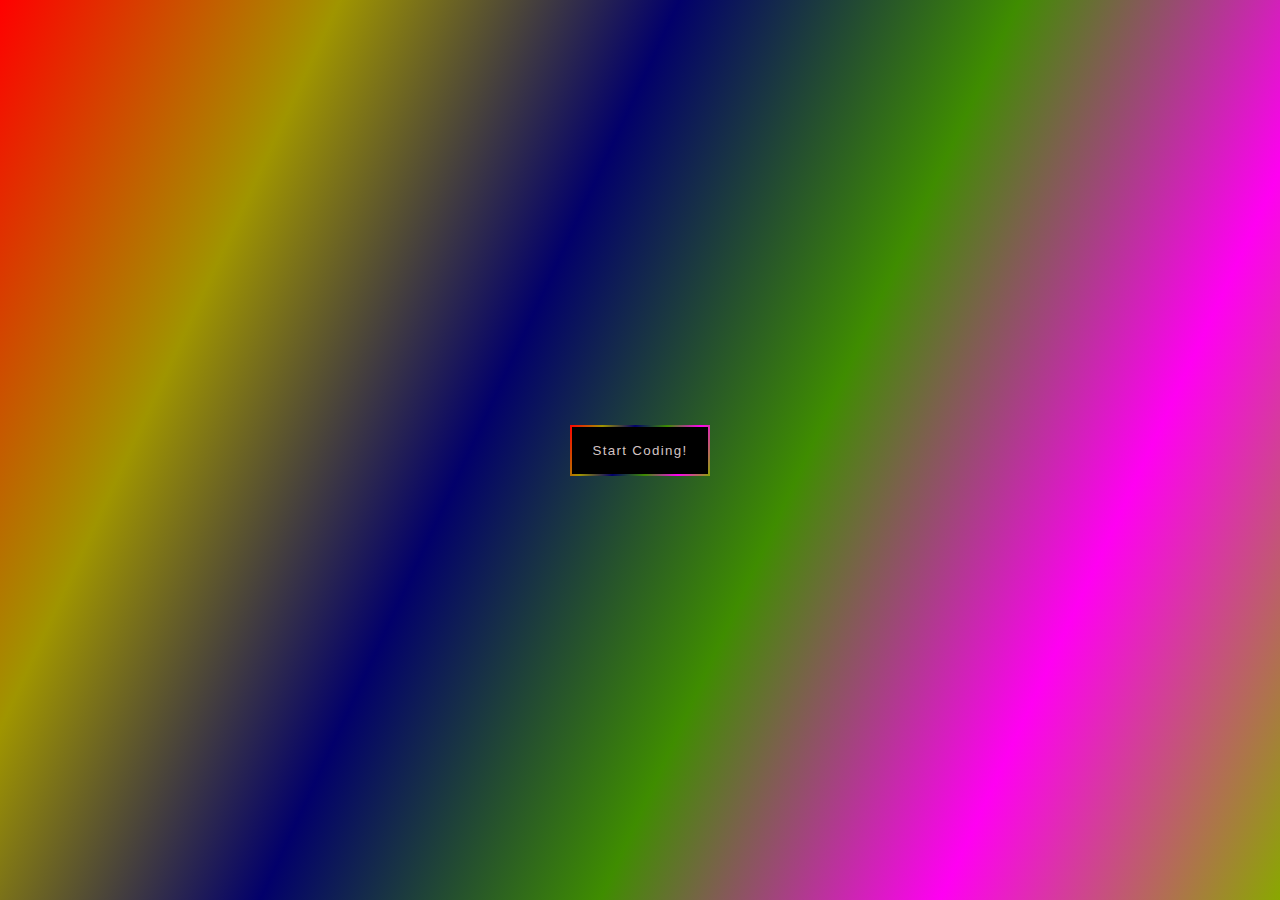
<file: 1-color-full-button/index.html>
<!DOCTYPE html>
<html lang="en">
<head>
    <meta charset="UTF-8">
    <meta name="viewport" content="width=device-width, initial-scale=1.0">
    <title>color-full-button</title>
    <link rel="stylesheet" href="./style.css">
</head>
<body>
    <div class="container">
        <div class="button-wrap">
            <button type="button" class="button">Start Coding!</button>
        </div>
    </div>
</body>
</html>
</file>
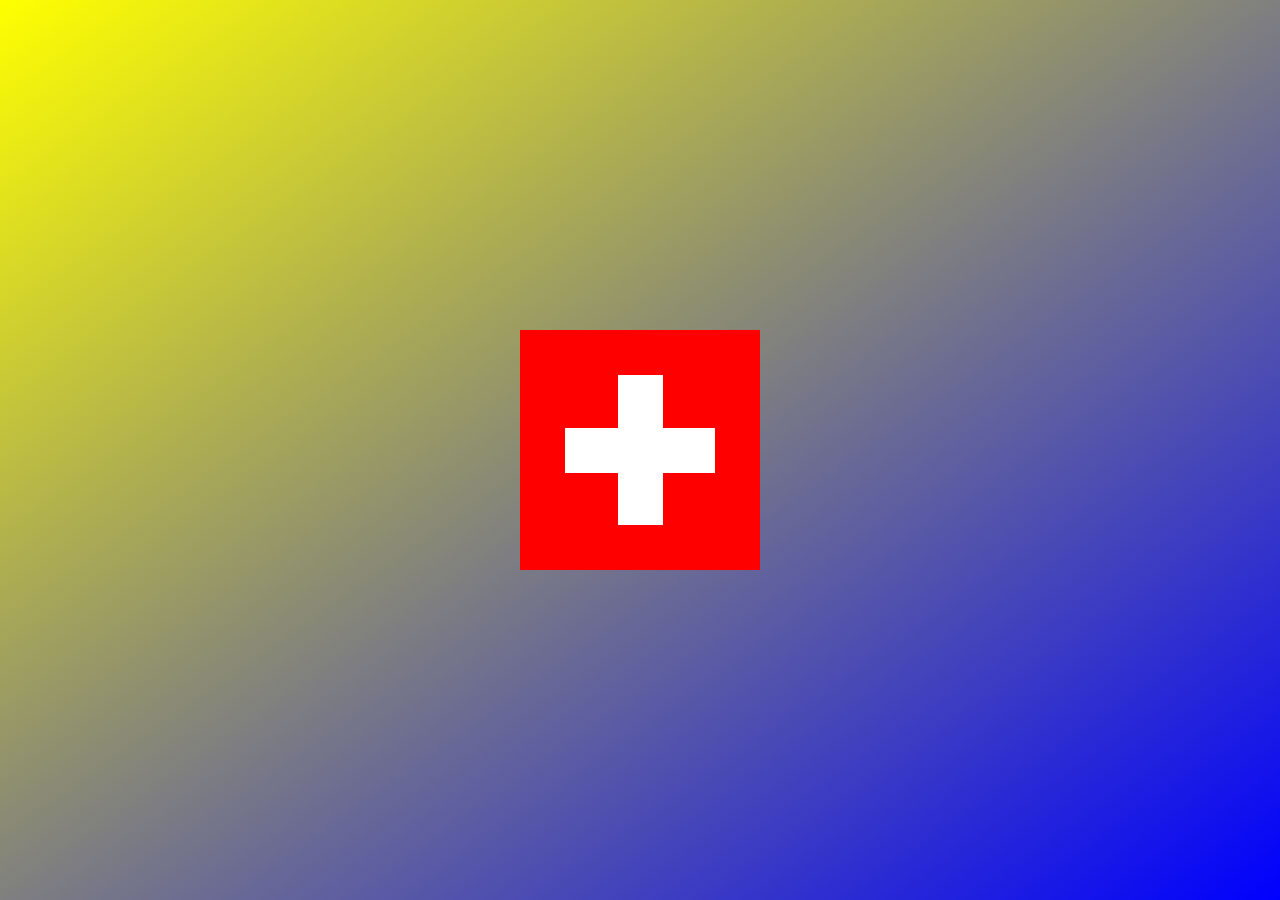
<file: 10 Switzerland Flag/index.html>
<!DOCTYPE html>
<html lang="en">
<head>
    <meta charset="UTF-8">
    <meta name="viewport" content="width=device-width, initial-scale=1.0">
    <title>Switzerland Flag</title>
    <link rel="stylesheet" href="style.css">
</head>
<body>
    <div class="container">
        <div class="flag">
            <div class="horizontal rectangle"></div>
            <div class="vertical rectangle"></div>
        </div>
    </div>
</body>
</html>
</file>
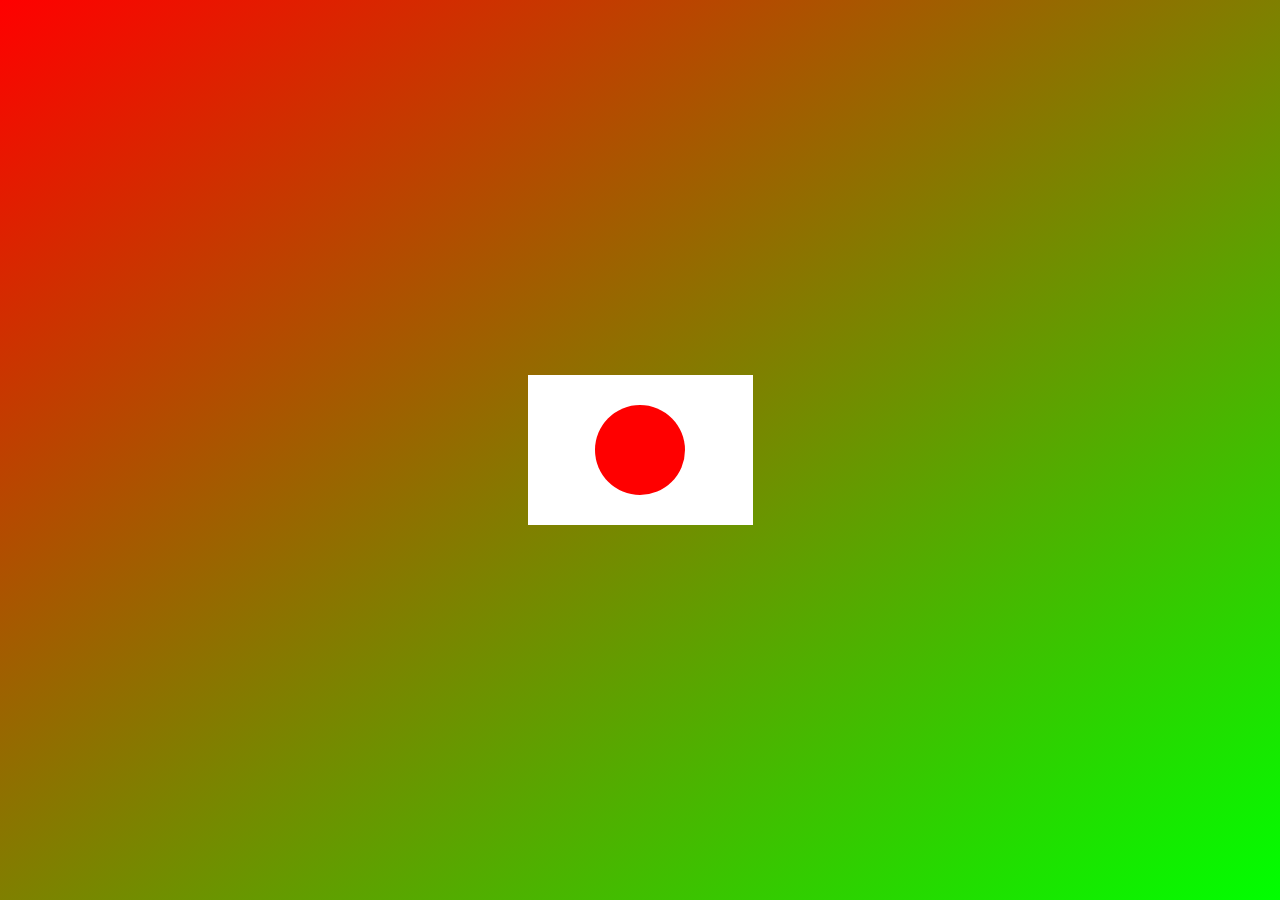
<file: 11 Japan Flag/index.html>
<!DOCTYPE html>
<html lang="en">
<head>
    <meta charset="UTF-8">
    <meta name="viewport" content="width=device-width, initial-scale=1.0">
    <title>Japan Flag</title>
    <link rel="stylesheet" href="style.css">
</head>
<body>
    <div class="container">
        <div class="flag">
            <div class="circle"></div>
        </div>
    </div>
</body>
</html>
</file>
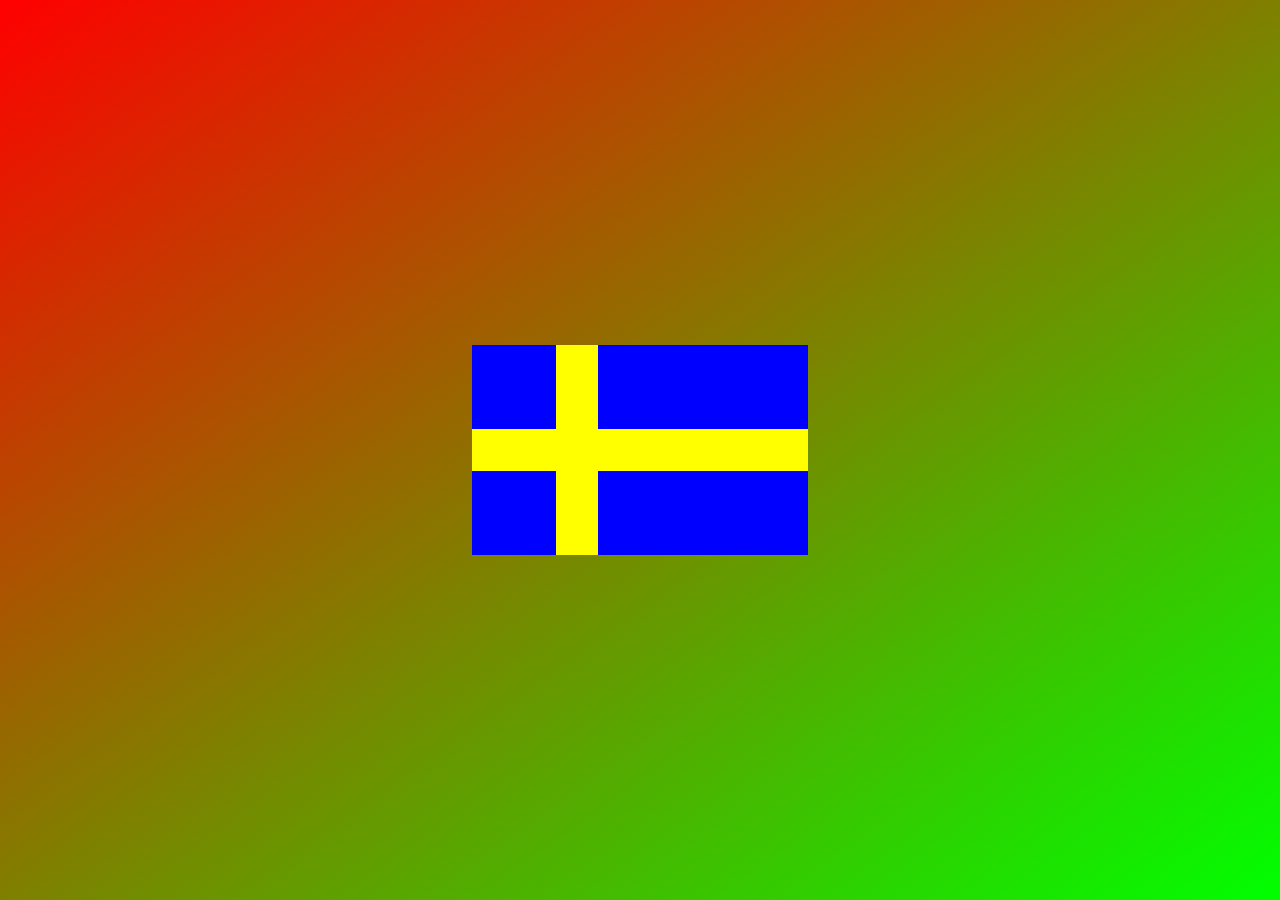
<file: 12 Sweden Flag/index.html>
<!DOCTYPE html>
<html lang="en">
<head>
    <meta charset="UTF-8">
    <meta name="viewport" content="width=device-width, initial-scale=1.0">
    <title>Sweden Flag</title>
    <link rel="stylesheet" href="style.css">
</head>
<body>
    <div class="container">
        <div class="flag">
            <div class="horizontal">

            </div>
            <div class="vertical"></div>
        </div>
    </div>
</body>
</html>
</file>
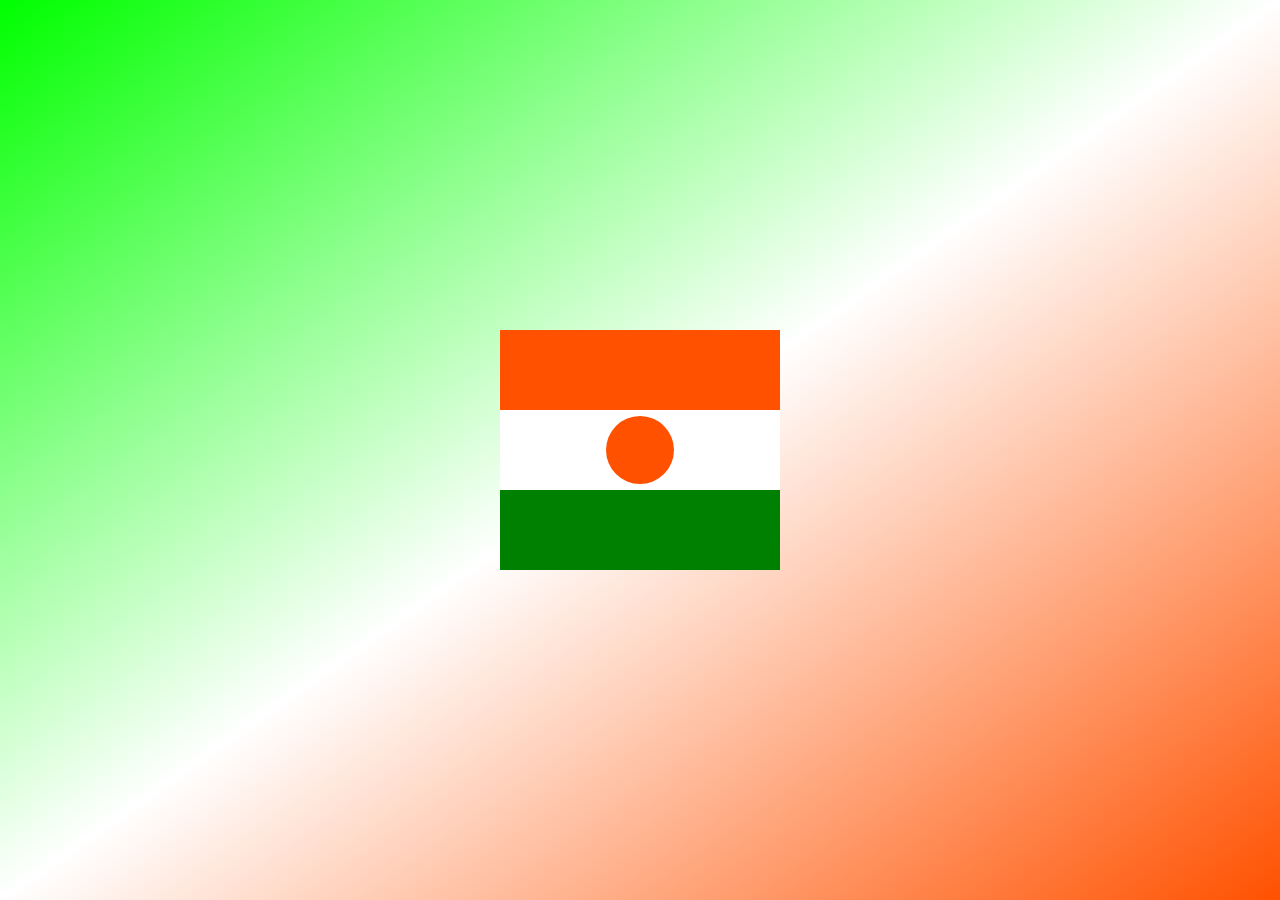
<file: 13 Niger Flag/index.html>
<!DOCTYPE html>
<html lang="en">
<head>
    <meta charset="UTF-8">
    <meta name="viewport" content="width=device-width, initial-scale=1.0">
    <title>Niger Flag</title>
    <link rel="stylesheet" href="style.css">
</head>
<body>
    <div class="container">
        <div class="flag">
            
            <div class="stripe orange"></div>

            <div class="stripe white">
                <div class="circle">
                    
                </div>
            </div>

            <div class="stripe green"></div>
        </div>
    </div>
</body>
</html>
</file>
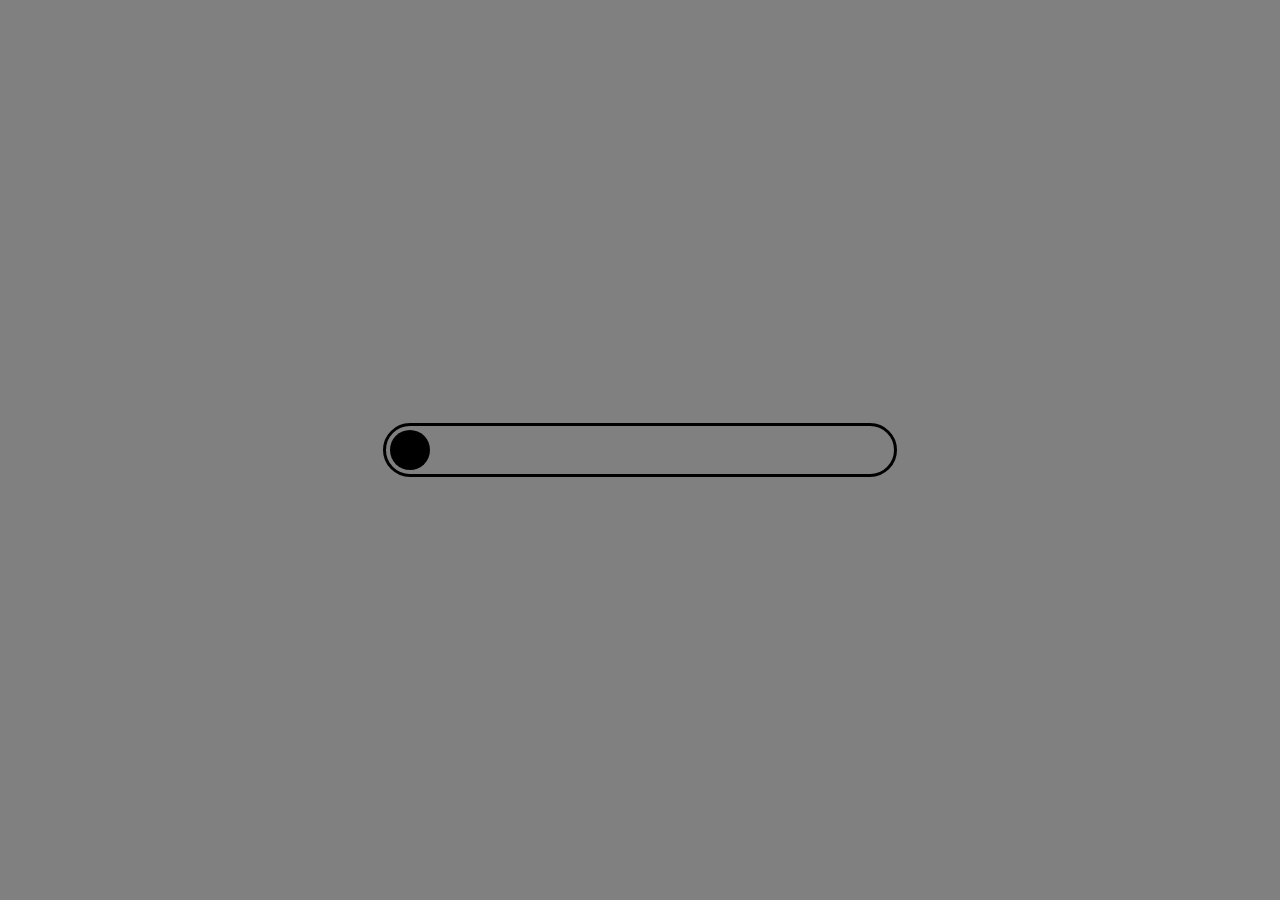
<file: 14 Toggle Switch/index.html>
<!DOCTYPE html>
<html lang="en">
<head>
    <meta charset="UTF-8">
    <meta name="viewport" content="width=device-width, initial-scale=1.0">
    <title>Toggle Switch</title>
    <link rel="stylesheet" href="style.css">
</head>
<body>
    <div class="container">
        <label for="toggle">
            <input type="checkbox" id="toggle" class="toggle-input">
            <div class="toggle-switch"></div>
        </label>
    </div>
</body>
</html>
</file>
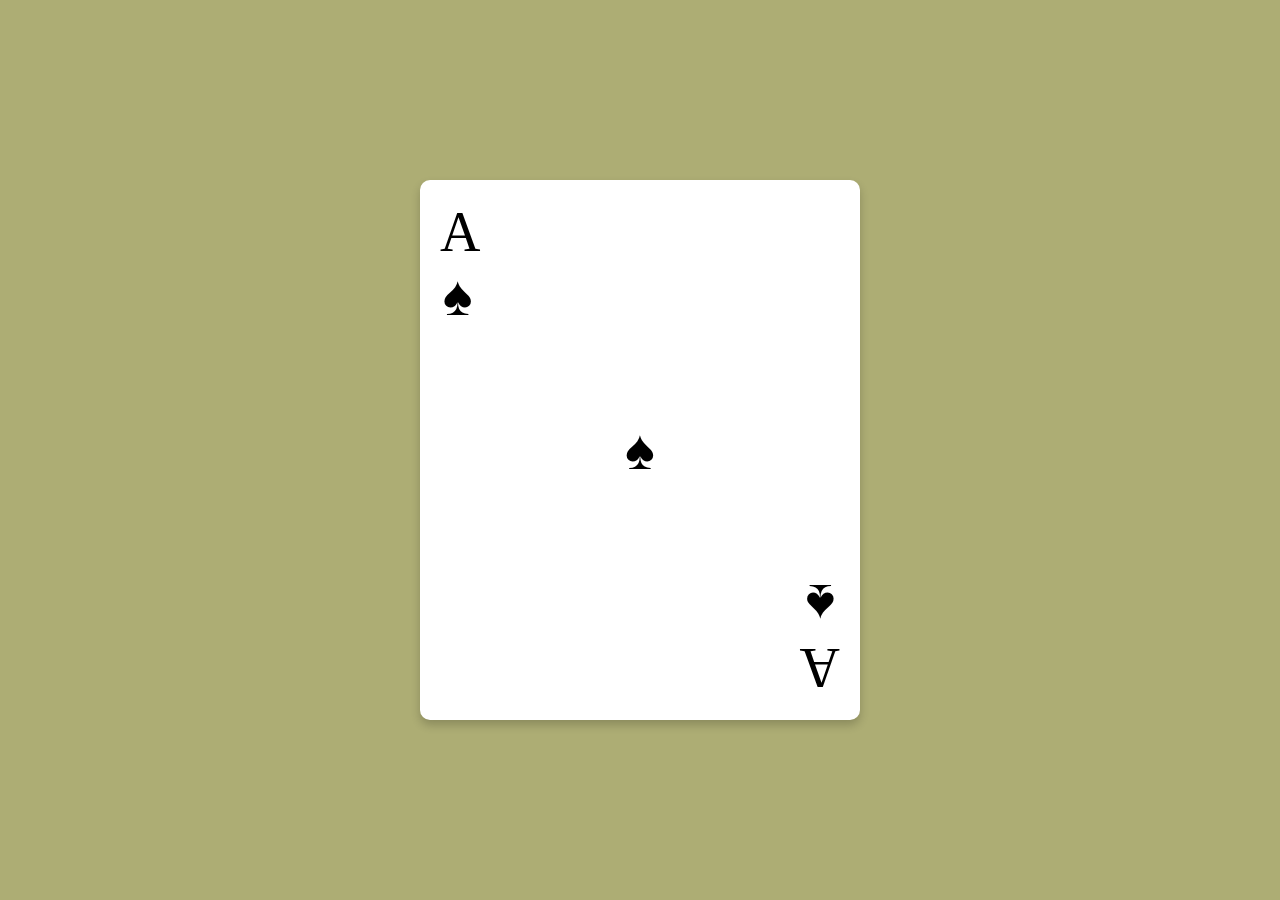
<file: 15 Ace Of Spades/index.html>
<!DOCTYPE html>
<html lang="en">
<head>
    <meta charset="UTF-8">
    <meta name="viewport" content="width=device-width, initial-scale=1.0">
    <title>Ace of spades</title>
    <link rel="stylesheet" href="style.css">
</head>
<body>
    <div class="container">
        <div class="card">
            <div class="top">
                <div>A</div>
                <div class="spade">&spades;</div>
            </div>
            <div class="center">&spades;</div>
            <div class="bottom">
                <div class="a">A</div>
                <div class="spade">&spades;</div>
            </div>
        </div>
    </div>
</body>
</html>
</file>
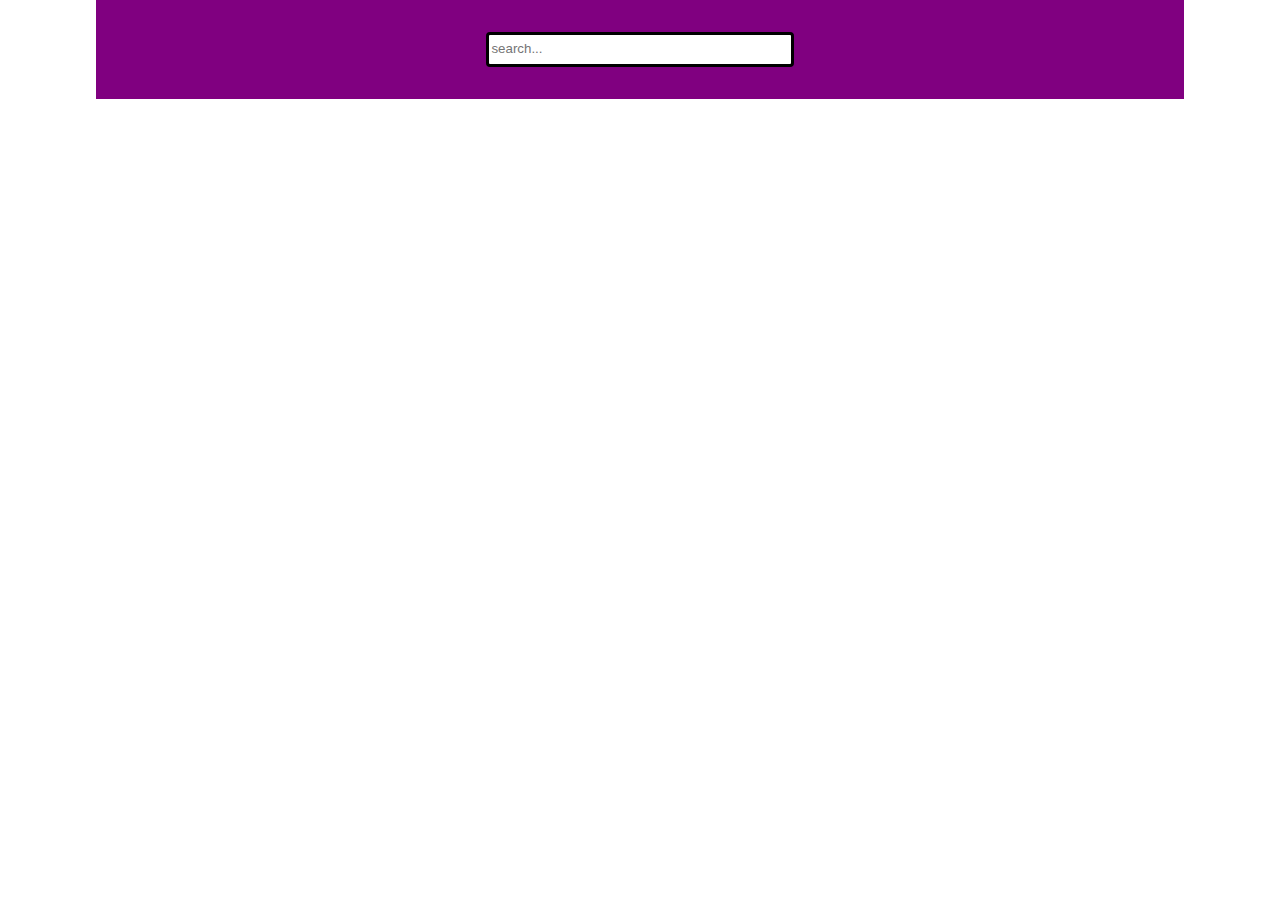
<file: 2 SearchBar/index.html>
<!DOCTYPE html>
<html lang="en">
<head>
    <meta charset="UTF-8">
    <meta name="viewport" content="width=device-width, initial-scale=1.0">
    <title>Search Bar</title>
    <link rel="stylesheet" href="./style.css">
</head>
<body>
    <div class="container">
        <label for="search" class="hide">Search</label>
        <input type="search" id="search" placeholder="search..." class="search">
    </div>
</body>
</html>
</file>
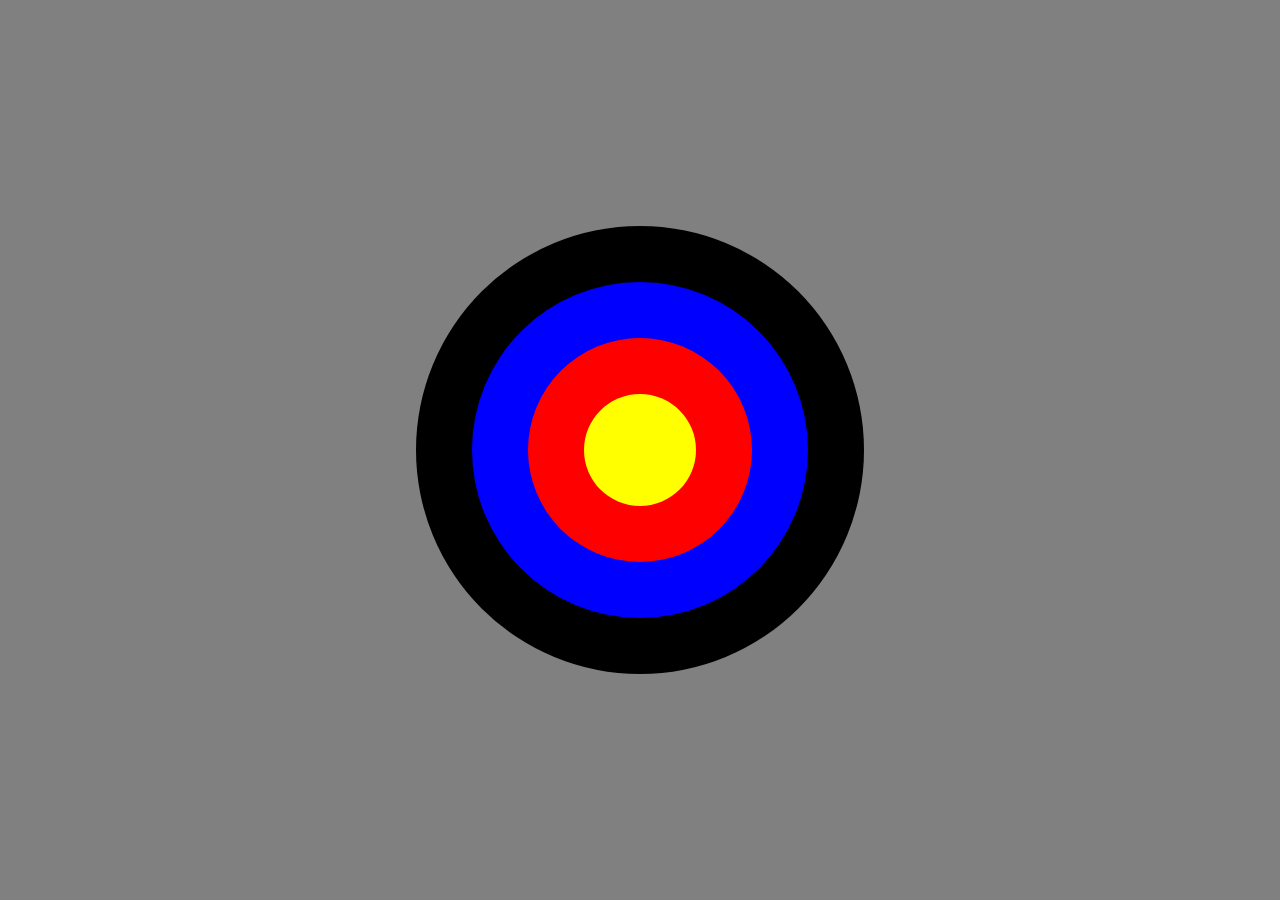
<file: 5 ArcheryTarget/index.html>
<!DOCTYPE html>
<html lang="en">
<head>
    <meta charset="UTF-8">
    <meta name="viewport" content="width=device-width, initial-scale=1.0">
    <title>Archery Target</title>
    <link rel="stylesheet" href="style.css">
</head>
<body>
    <div class="container">
        <div class="circle1">
            <div class="circle2">
                <div class="circle3">
                    <div class="circle4"></div>
                </div>
            </div>
        </div>
    </div>
</body>
</html>
</file>
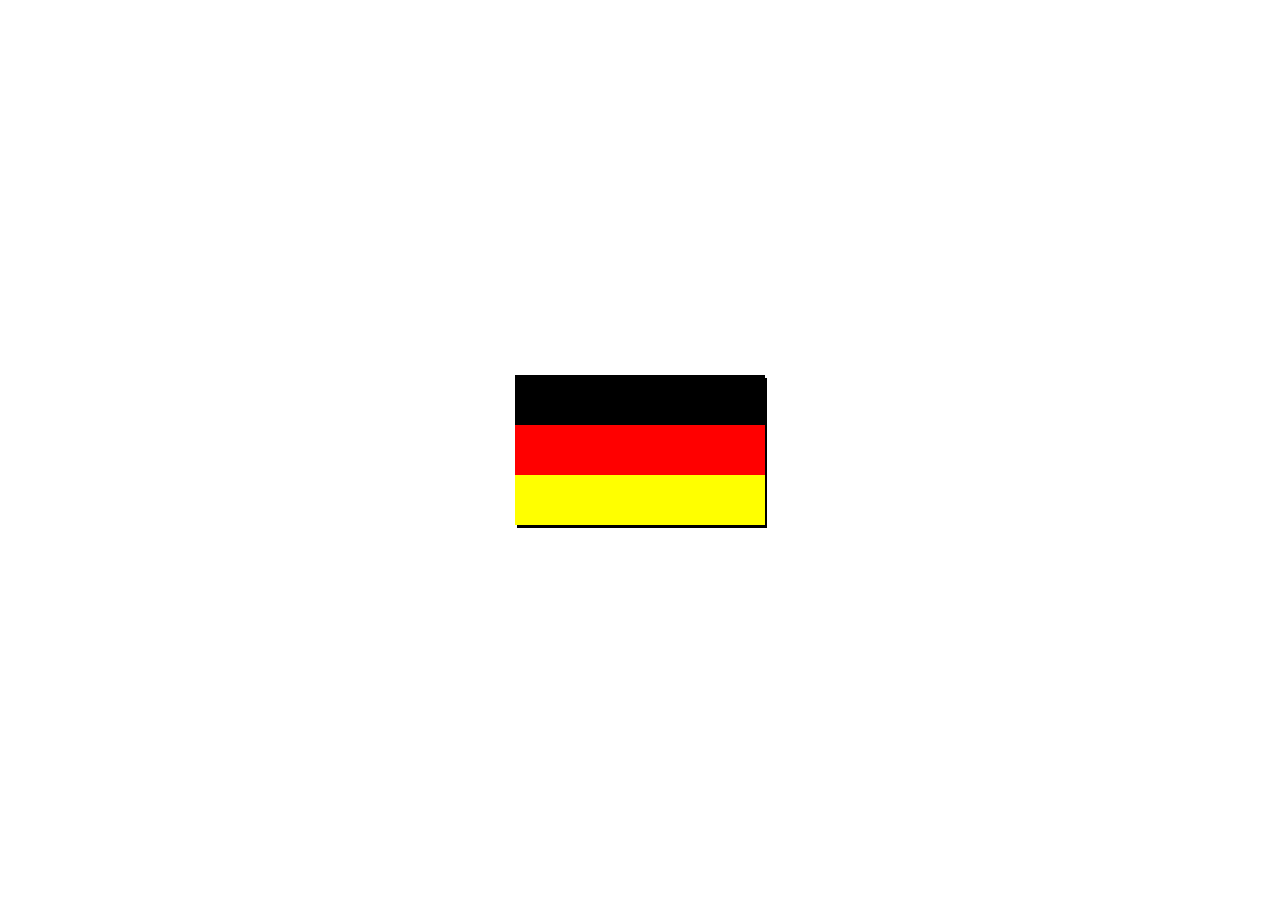
<file: 8 Germany Flag/index.html>
<!DOCTYPE html>
<html lang="en">
<head>
    <meta charset="UTF-8">
    <meta name="viewport" content="width=device-width, initial-scale=1.0">
    <title>Germany Flag</title>
    <link rel="stylesheet" href="style.css">
</head>
<body>
    <div class="container">
        <div class="flag">
            <div class="stripe black"></div>
            <div class="stripe red"></div>
            <div class="stripe yellow"></div>
        </div>
    </div>
</body>
</html>
</file>
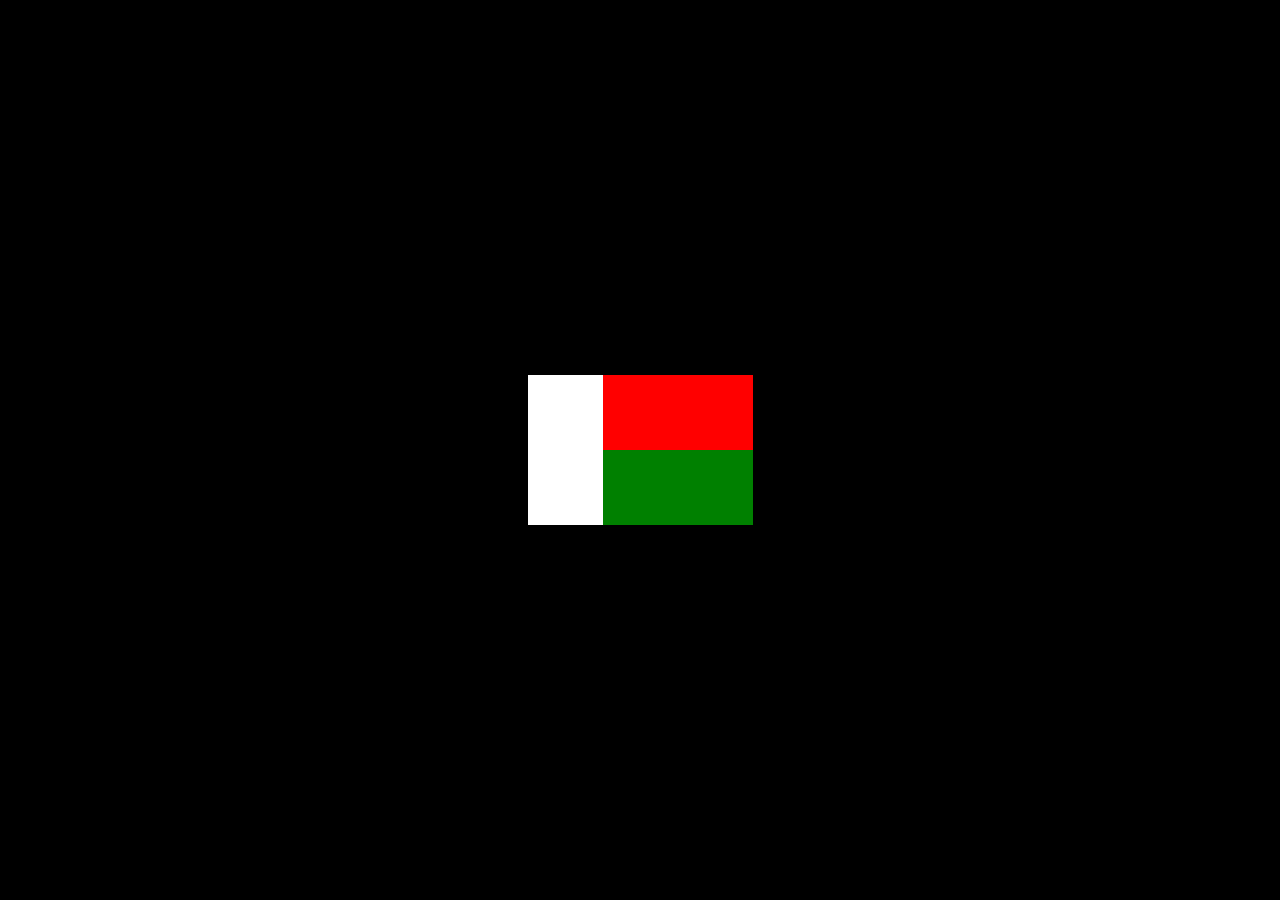
<file: 9 Madagascar Flag/index.html>
<!DOCTYPE html>
<html lang="en">
<head>
    <meta charset="UTF-8">
    <meta name="viewport" content="width=device-width, initial-scale=1.0">
    <title>Madagascar Flag</title>
    <link rel="stylesheet" href="style.css">
</head>
<body>
    <div class="container">
        <div class="flag">
            <div class="white stipe"></div>
            <div class="two">
                <div class="stripe red"></div>
                <div class="stripe green"></div>
            </div>
        </div>
    </div>
</body>
</html>
</file>
<file: 1-color-full-button/style.css>
html,body{
    margin: 0;
    padding: 0;
    box-sizing: border-box;
}

.container {
    min-height: 100vh;
    display: flex;
    justify-content: center;
    align-items: center;
    background: linear-gradient(115deg, #ff0000, #a09500, #02006b, #3f8d00,#ff00f2,#89a800 );
}

.button-wrap{
    background: linear-gradient(115deg, #ff0000, #a09500, #02006b, #3f8d00,#ff00f2,#89a800 );
    padding: 2px;
    
}

.button{
    border: none;
    background: #000;
    color: rgb(212, 196, 196);
    padding: 1rem 1.5em;
    cursor: pointer;
    font-family: helvetica;
    letter-spacing: .1em;
}

.button-wrap:hover{
    background: linear-gradient(230deg, #ff0000, #a09500, #02006b, #3f8d00,#ff00f2,#89a800 );
}

.button-wrap:hover .button{
    color: #fff;
    padding: 1.1rem 1.5em;
    font-size: 1.1rem;
}
</file>
<file: 10 Switzerland Flag/style.css>
html,body{
    margin: 0;
    padding: 0;
    box-sizing: border-box;
    background: linear-gradient(to bottom right, yellow, blue);
}

.container {
    display: flex;
    justify-content: center;
    align-items: center;
    height: 100vh;
    
}

.flag{
    height: 240px;
    width: 240px;
    background: red;
    display: flex;
    justify-content: center;
    align-items: center;
    position: relative;
}
.rectangle{
    background:#fff;
}
.horizontal{
    width: calc(240px*3/16);
    height: calc(240px*5/8);
}
.vertical{
    width: calc(240px*5/8);
    height: calc(240px*3/16);
    position: absolute;
    
}
</file>
<file: 11 Japan Flag/style.css>
html,body{
    margin: 0;
    padding: 0;
    box-sizing: border-box;
}

.container{
    display: flex;
    justify-content: center;
    align-items: center;
    height: 100vh;
    background: linear-gradient(to bottom right, #ff0000, #00ff00);
}
.flag{
    height: 150px;
    width: calc(150px*3/2);
    background: #fff;
    display: flex;
    justify-content: center;
    align-items: center;
    position: relative;
}
.circle{
    height: calc(150px*3/5);
    width: calc(150px*3/5);
    background: red;
    border-radius: 50%;
    position: absolute;
}
</file>
<file: 12 Sweden Flag/style.css>
html,body{
    margin: 0;
    padding: 0;
    box-sizing: border-box;
}

.container {
    display: flex;
    justify-content: center;
    align-items: center;
    height: 100vh;
    background: linear-gradient(to bottom right, #ff0000, #00ff00);
}

.flag {
    height: 210px;
    width: calc(210px*8/5);
    background: blue;
    display: flex;
    align-items: center;
    position: relative;
}
.horizontal{
    width: 100%;
    background: yellow;
    height: calc(210px*2/10);
    
}
.vertical{
    position: absolute;
    height: 100%;
    width: calc(210px*2/10);
    background: yellow;
    left: calc(210px*2/5);
}
</file>
<file: 13 Niger Flag/style.css>
html,body{
    margin: 0;
    padding: 0;
    box-sizing: border-box;
}

.container {
    display: flex;
    justify-content: center;
    align-items: center;
    height: 100vh;
    background: linear-gradient(to top left, #ff5100, #fff, #00ff00);
}

.flag {
    height: 240px;
    width: calc(240px*7/6);
    display: flex;
    flex-direction: column;
    
}
.orange{
    background: #ff5100;
    flex-grow: 1;
}
.white{
    background: white;
    flex-grow: 1;
    position: relative;
    display: flex;
    justify-content: center;
    align-items: center;
}

.circle{
    position: absolute;
    height: 85%;
    width: calc((240px/3)*85/100);
    border-radius: 50%;
    background: #ff5100;
}
.green{
    background: green;
    flex-grow: 1;
}
</file>
<file: 14 Toggle Switch/style.css>
html,body{
    margin: 0;
    padding: 0;
    box-sizing: border-box;
    background: gray;
}
.container{
    display: flex;
    justify-content: center;
    align-items: center;
    height: 100vh;
}
label{
    width: 500px;
    height: 40px;
    border: 3px solid black;
    border-radius: 40px;
    padding: .25em;
    
}
.toggle-input{
    display: none;
}
.toggle-switch{
    width: 40px;
    height: 40px;
    background: #000;
    border-radius: 50%;
    transition: all .75s;
}
.toggle-input:checked~.toggle-switch{
    
    translate: 460px;
}
</file>
<file: 15 Ace Of Spades/style.css>
html,body{
    margin: 0;
    padding: 0;
    box-sizing: border-box;
}
.container{
    display: flex;
    justify-content: center;
    align-items: center;
    height: 100vh;
    background: rgb(173, 173, 116);
}
.card{
    width: 400px;
    height: 500px;
    background: #fff;
    border-radius: 10px;
    padding: 20px;
    box-shadow: 0 5px 10px rgba(0,0,0,0.2);
    display: flex;
    flex-direction: column;
    justify-content: space-between;
}
.top{
    display: flex;
    flex-direction: column;
    justify-content: space-between;
    font-size: 3.5rem;

}
.top .spade{
    padding-left: 3px;
    
}
.center{
    text-align: center;
    font-size: 3.5rem;
}

.bottom .spade {
    padding-left: 5px;
}

.bottom{
    text-align: start;
    font-size: 3.5rem;
    transform: rotate(180deg);
}
</file>
<file: 2 SearchBar/style.css>
body{
    margin: 0;
    padding: 0;
    box-sizing: border-box;
}
.hide{
    border: 0;
    clip: rect(0000);
    height: 1px;
    margin: -1px;
    overflow: hidden;
    padding: 0;
    position: absolute;
    width: 1px;
}

.container{
    padding: 2em;
    width: 80%;
    margin: auto;
    background: purple;
    min-width: 320px;
    display: flex;
    justify-content: center;
}
.search{
    width: 30%;
    line-height: 2;
    border-radius: 4px;
    border: 3px solid black;
    transition: all .3s;
}
.search:focus{
    border-color: rgb(0, 217, 255);
    width: 100%;

}
.search:focus::placeholder{
    color: transparent;
}
</file>
<file: 5 ArcheryTarget/style.css>
html,body{
    margin: 0;
    padding: 0;
    box-sizing: border-box;
    background: gray;
}

.container{
    width: 100vw;
    height: 100vh;
    display: flex;
    justify-content: center;
    align-items: center;
    animation: back infinite 5s;
}

.circle1{
    width: 28rem;
    height: 28rem;
    background: black;
    border-radius: 50%;
    display: flex;
    justify-content: center;
    align-items: center;
    animation: change1 infinite 1s;
    
}

.circle2{
    width: 21rem;
    height: 21rem;
    background: blue;
    border-radius: 50%;
    display: flex;
    justify-content: center;
    align-items: center;
    animation: change2 infinite 1.5s;
}
.circle3{
    width: 14rem;
    height: 14rem;
    background: red;
    border-radius: 50%;
    display: flex;
    justify-content: center;
    align-items: center;
    animation: change3 infinite 2s;

}
.circle4{
    width: 7rem;
    height: 7rem;
    background: yellow;
    border-radius: 50%;
    display: flex;
    justify-content: center;
    align-items: center;
    animation: change4 infinite 2.5s;
}
@keyframes change1 {
    from{
        background:black;
    }
    to {
        background: black;
    }
}
@keyframes change2 {
    from{
        background:blue;
    }
    to {
        background: red;
    }
}
@keyframes change3 {
    from{
        background:red;
    }
    to {
        background: blue;
    }
}
@keyframes change4 {
    from{
        background:black;
    }
    to {
        background: black;
    }
}
@keyframes back {
    from{
        background:black;
    }
    to {
        background: #ffffff;
    }
}
</file>
<file: 8 Germany Flag/style.css>
html,body{
    margin: 0;
    padding: 0;
    box-sizing: border-box;
}

.container {
    display: flex;
    justify-content: center;
    align-items: center;
    height: 100vh;
}

.flag{
    height: 150px;
    width: calc(150px*5/3);
    display: flex;
    flex-direction: column;
    box-shadow: 2px 3px;
    
}
.stripe{
    flex-grow: 1;
}
.black{
    background: #000;
}
.red{
    background: red;
}
.yellow{
    background: yellow;
}
</file>
<file: 9 Madagascar Flag/style.css>
html,body{
    margin: 0;
    padding: 0;
    box-sizing: border-box;
    background: #000;
}

.container {
    display: flex;
    justify-content: center;
    align-items: center;
    height: 100vh;
}
.flag{
    height: 150px;
    width: calc(150px*3/2);
    display: flex;
}

.white{
    width: 75px;
    background: white;
}
.two{
    display: flex;
    flex-direction: column;
}
.red{
    background: red;
    height: 50%;
    width: 150px;
}
.green{
    height: 50%;
    background: green;
    width: 150px;
}
</file>
